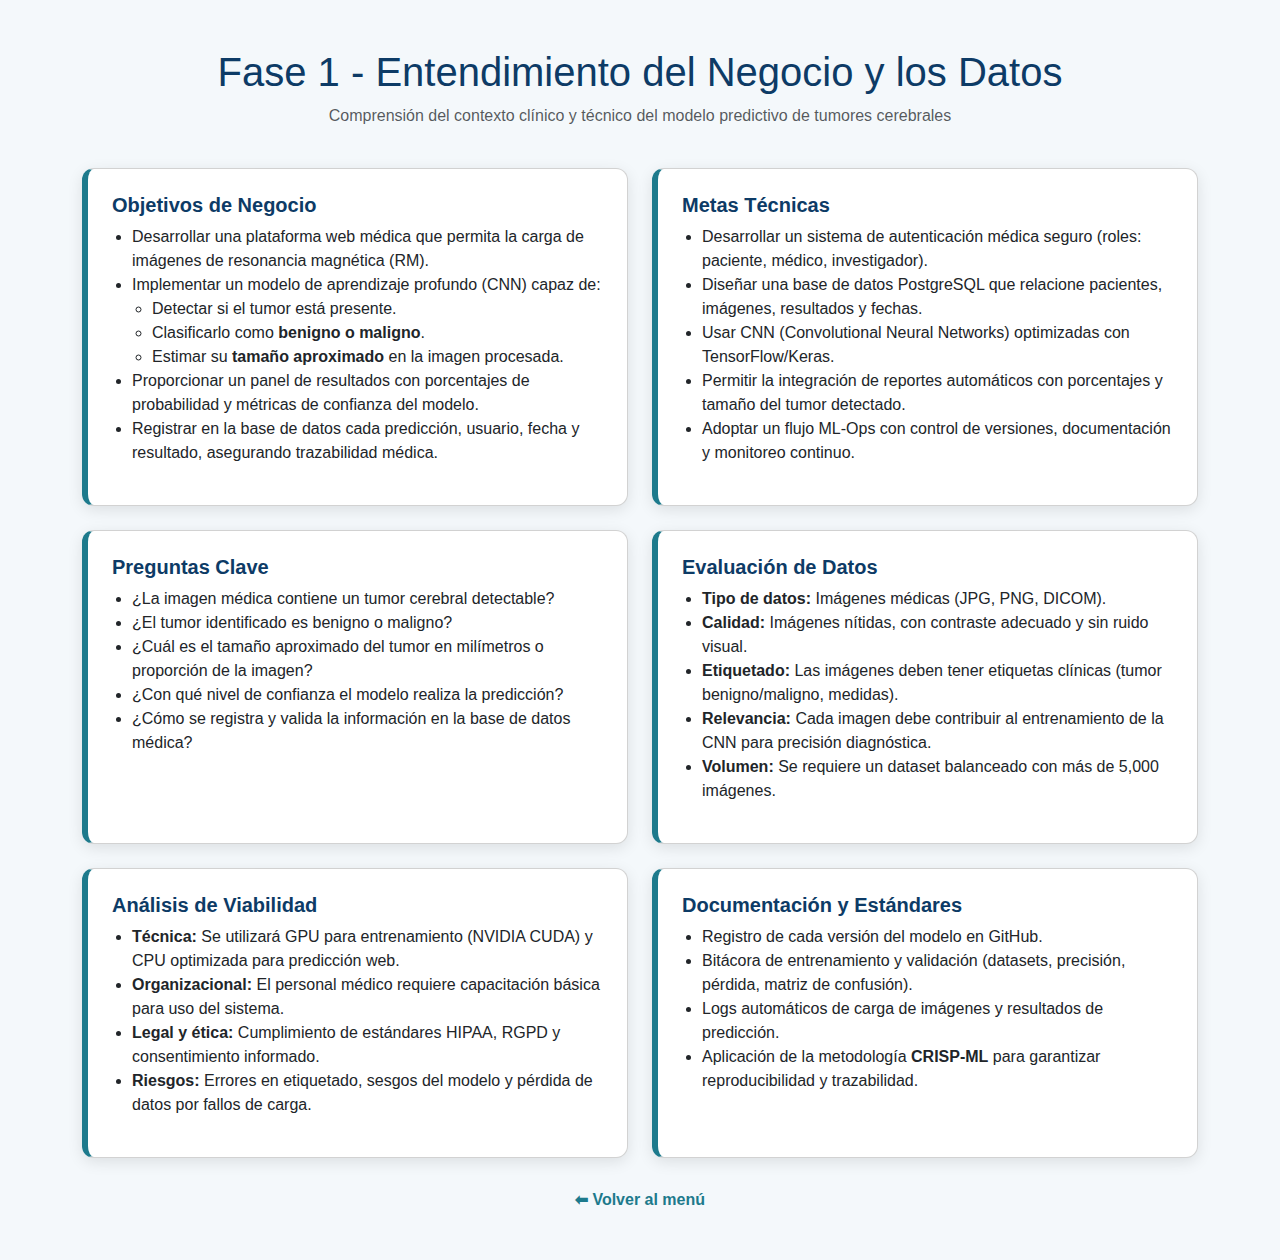
<file: Templates/fase1.html>
<!DOCTYPE html>
<html lang="es">
<head>
  <meta charset="UTF-8">
  <title>Fase 1 - CRISP-ML</title>
  <link href="https://cdn.jsdelivr.net/npm/bootstrap@5.3.2/dist/css/bootstrap.min.css" rel="stylesheet">
  <style>
    body { background-color: #f4f8fb; font-family: "Segoe UI", sans-serif; }
    h1, h2 { color: #0d3b66; }
    .card { border-left: 6px solid #1d7a8c; border-radius: 12px; box-shadow: 0 4px 15px rgba(0,0,0,0.1); }
    .card-title { color: #0d3b66; font-weight: 600; }
    .section-title { text-align: center; margin-bottom: 40px; }
    ul { padding-left: 20px; }
    .back-link { display: inline-block; margin-top: 30px; color: #1d7a8c; text-decoration: none; font-weight: 600; }
    .back-link:hover { text-decoration: underline; }
  </style>
</head>
<body>
  <div class="container py-5">
    <div class="section-title">
      <h1>Fase 1 - Entendimiento del Negocio y los Datos</h1>
      <p class="text-muted">Comprensión del contexto clínico y técnico del modelo predictivo de tumores cerebrales</p>
    </div>

    <div class="row g-4">
      <!-- Objetivos de negocio -->
      <div class="col-md-6">
        <div class="card p-4 h-100">
          <h5 class="card-title">Objetivos de Negocio</h5>
          <ul>
            <li>Desarrollar una plataforma web médica que permita la carga de imágenes de resonancia magnética (RM).</li>
            <li>Implementar un modelo de aprendizaje profundo (CNN) capaz de:
              <ul>
                <li>Detectar si el tumor está presente.</li>
                <li>Clasificarlo como <strong>benigno o maligno</strong>.</li>
                <li>Estimar su <strong>tamaño aproximado</strong> en la imagen procesada.</li>
              </ul>
            </li>
            <li>Proporcionar un panel de resultados con porcentajes de probabilidad y métricas de confianza del modelo.</li>
            <li>Registrar en la base de datos cada predicción, usuario, fecha y resultado, asegurando trazabilidad médica.</li>
          </ul>
        </div>
      </div>

      <!-- Metas técnicas -->
      <div class="col-md-6">
        <div class="card p-4 h-100">
          <h5 class="card-title">Metas Técnicas</h5>
          <ul>
            <li>Desarrollar un sistema de autenticación médica seguro (roles: paciente, médico, investigador).</li>
            <li>Diseñar una base de datos PostgreSQL que relacione pacientes, imágenes, resultados y fechas.</li>
            <li>Usar CNN (Convolutional Neural Networks) optimizadas con TensorFlow/Keras.</li>
            <li>Permitir la integración de reportes automáticos con porcentajes y tamaño del tumor detectado.</li>
            <li>Adoptar un flujo ML-Ops con control de versiones, documentación y monitoreo continuo.</li>
          </ul>
        </div>
      </div>

      <!-- Preguntas clave -->
      <div class="col-md-6">
        <div class="card p-4 h-100">
          <h5 class="card-title">Preguntas Clave</h5>
          <ul>
            <li>¿La imagen médica contiene un tumor cerebral detectable?</li>
            <li>¿El tumor identificado es benigno o maligno?</li>
            <li>¿Cuál es el tamaño aproximado del tumor en milímetros o proporción de la imagen?</li>
            <li>¿Con qué nivel de confianza el modelo realiza la predicción?</li>
            <li>¿Cómo se registra y valida la información en la base de datos médica?</li>
          </ul>
        </div>
      </div>

      <!-- Evaluación de datos -->
      <div class="col-md-6">
        <div class="card p-4 h-100">
          <h5 class="card-title">Evaluación de Datos</h5>
          <ul>
            <li><strong>Tipo de datos:</strong> Imágenes médicas (JPG, PNG, DICOM).</li>
            <li><strong>Calidad:</strong> Imágenes nítidas, con contraste adecuado y sin ruido visual.</li>
            <li><strong>Etiquetado:</strong> Las imágenes deben tener etiquetas clínicas (tumor benigno/maligno, medidas).</li>
            <li><strong>Relevancia:</strong> Cada imagen debe contribuir al entrenamiento de la CNN para precisión diagnóstica.</li>
            <li><strong>Volumen:</strong> Se requiere un dataset balanceado con más de 5,000 imágenes.</li>
          </ul>
        </div>
      </div>

      <!-- Viabilidad -->
      <div class="col-md-6">
        <div class="card p-4 h-100">
          <h5 class="card-title">Análisis de Viabilidad</h5>
          <ul>
            <li><strong>Técnica:</strong> Se utilizará GPU para entrenamiento (NVIDIA CUDA) y CPU optimizada para predicción web.</li>
            <li><strong>Organizacional:</strong> El personal médico requiere capacitación básica para uso del sistema.</li>
            <li><strong>Legal y ética:</strong> Cumplimiento de estándares HIPAA, RGPD y consentimiento informado.</li>
            <li><strong>Riesgos:</strong> Errores en etiquetado, sesgos del modelo y pérdida de datos por fallos de carga.</li>
          </ul>
        </div>
      </div>

      <!-- Documentación -->
      <div class="col-md-6">
        <div class="card p-4 h-100">
          <h5 class="card-title">Documentación y Estándares</h5>
          <ul>
            <li>Registro de cada versión del modelo en GitHub.</li>
            <li>Bitácora de entrenamiento y validación (datasets, precisión, pérdida, matriz de confusión).</li>
            <li>Logs automáticos de carga de imágenes y resultados de predicción.</li>
            <li>Aplicación de la metodología <strong>CRISP-ML</strong> para garantizar reproducibilidad y trazabilidad.</li>
          </ul>
        </div>
      </div>
    </div>

    <div class="text-center">
      <a href="{{ url_for('menu') }}" class="back-link">⬅ Volver al menú</a>
    </div>
  </div>
</body>
</html>
</file>
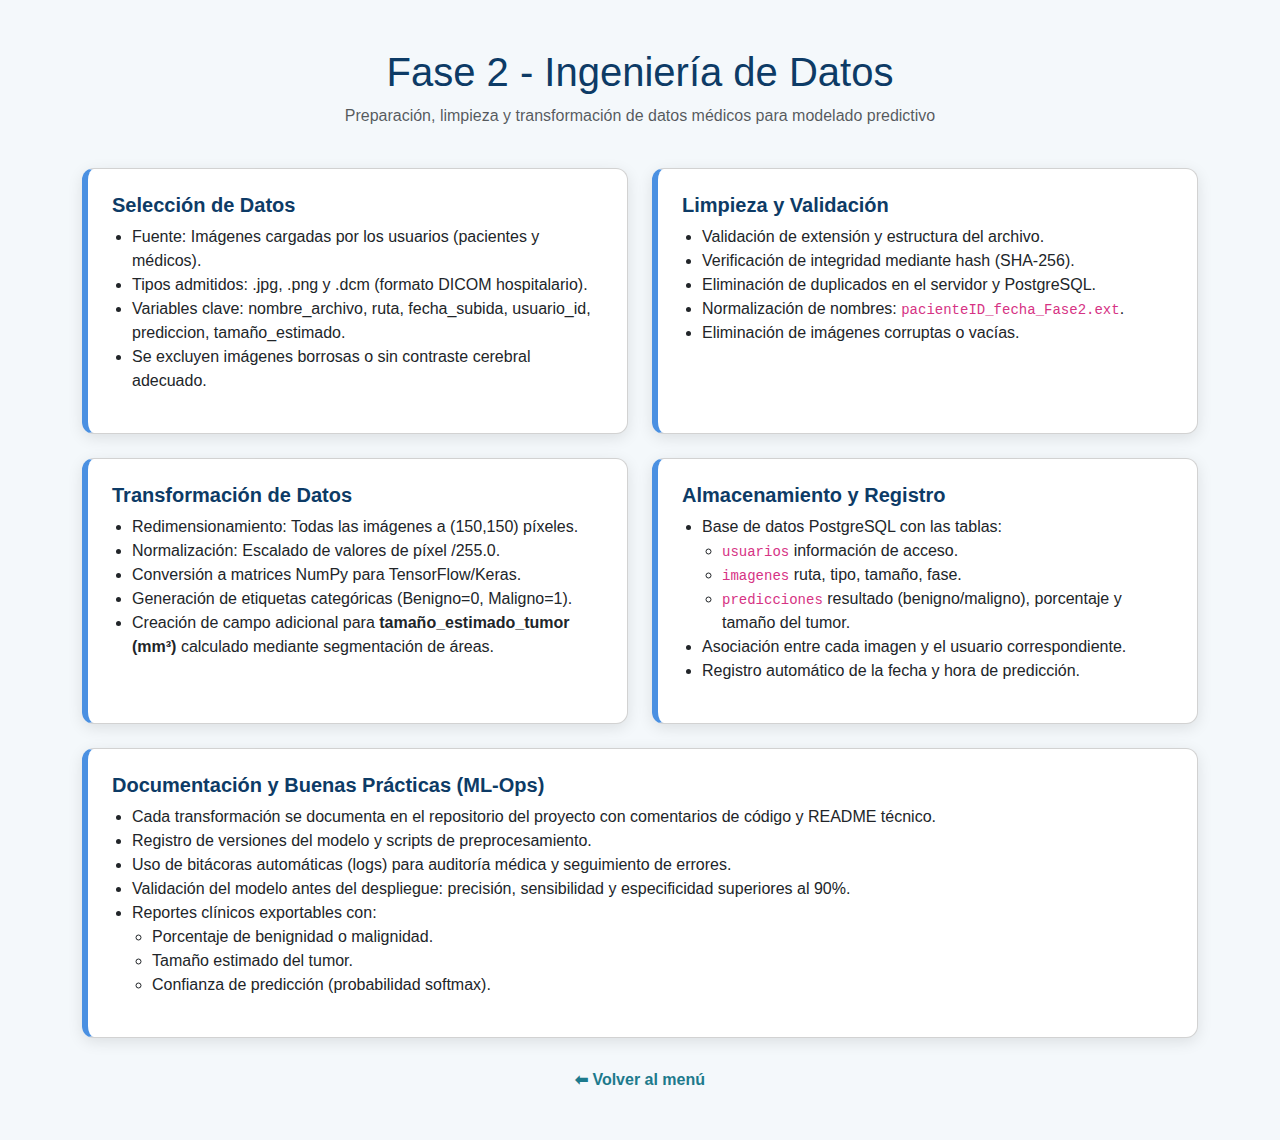
<file: Templates/fase2.html>
<!DOCTYPE html>
<html lang="es">
<head>
  <meta charset="UTF-8">
  <title>Fase 2 - Ingeniería de Datos</title>
  <link href="https://cdn.jsdelivr.net/npm/bootstrap@5.3.2/dist/css/bootstrap.min.css" rel="stylesheet">
  <style>
    body { background-color: #f4f8fb; font-family: "Segoe UI", sans-serif; }
    h1, h2 { color: #0d3b66; }
    .card { border-left: 6px solid #4a90e2; border-radius: 12px; box-shadow: 0 4px 15px rgba(0,0,0,0.1); }
    .card-title { color: #0d3b66; font-weight: 600; }
    ul { padding-left: 20px; }
    .section-title { text-align: center; margin-bottom: 40px; }
    .back-link { display: inline-block; margin-top: 30px; color: #1d7a8c; text-decoration: none; font-weight: 600; }
    .back-link:hover { text-decoration: underline; }
  </style>
</head>
<body>
  <div class="container py-5">
    <div class="section-title">
      <h1>Fase 2 - Ingeniería de Datos</h1>
      <p class="text-muted">Preparación, limpieza y transformación de datos médicos para modelado predictivo</p>
    </div>

    <div class="row g-4">
      <!-- Selección -->
      <div class="col-md-6">
        <div class="card p-4 h-100">
          <h5 class="card-title">Selección de Datos</h5>
          <ul>
            <li>Fuente: Imágenes cargadas por los usuarios (pacientes y médicos).</li>
            <li>Tipos admitidos: .jpg, .png y .dcm (formato DICOM hospitalario).</li>
            <li>Variables clave: nombre_archivo, ruta, fecha_subida, usuario_id, prediccion, tamaño_estimado.</li>
            <li>Se excluyen imágenes borrosas o sin contraste cerebral adecuado.</li>
          </ul>
        </div>
      </div>

      <!-- Limpieza -->
      <div class="col-md-6">
        <div class="card p-4 h-100">
          <h5 class="card-title">Limpieza y Validación</h5>
          <ul>
            <li>Validación de extensión y estructura del archivo.</li>
            <li>Verificación de integridad mediante hash (SHA-256).</li>
            <li>Eliminación de duplicados en el servidor y PostgreSQL.</li>
            <li>Normalización de nombres: <code>pacienteID_fecha_Fase2.ext</code>.</li>
            <li>Eliminación de imágenes corruptas o vacías.</li>
          </ul>
        </div>
      </div>

      <!-- Transformación -->
      <div class="col-md-6">
        <div class="card p-4 h-100">
          <h5 class="card-title">Transformación de Datos</h5>
          <ul>
            <li>Redimensionamiento: Todas las imágenes a (150,150) píxeles.</li>
            <li>Normalización: Escalado de valores de píxel /255.0.</li>
            <li>Conversión a matrices NumPy para TensorFlow/Keras.</li>
            <li>Generación de etiquetas categóricas (Benigno=0, Maligno=1).</li>
            <li>Creación de campo adicional para <strong>tamaño_estimado_tumor (mm³)</strong> calculado mediante segmentación de áreas.</li>
          </ul>
        </div>
      </div>

      <!-- Almacenamiento -->
      <div class="col-md-6">
        <div class="card p-4 h-100">
          <h5 class="card-title">Almacenamiento y Registro</h5>
          <ul>
            <li>Base de datos PostgreSQL con las tablas:
              <ul>
                <li><code>usuarios</code>  información de acceso.</li>
                <li><code>imagenes</code>  ruta, tipo, tamaño, fase.</li>
                <li><code>predicciones</code>  resultado (benigno/maligno), porcentaje y tamaño del tumor.</li>
              </ul>
            </li>
            <li>Asociación entre cada imagen y el usuario correspondiente.</li>
            <li>Registro automático de la fecha y hora de predicción.</li>
          </ul>
        </div>
      </div>

      <!-- Documentación -->
      <div class="col-md-12">
        <div class="card p-4">
          <h5 class="card-title">Documentación y Buenas Prácticas (ML-Ops)</h5>
          <ul>
            <li>Cada transformación se documenta en el repositorio del proyecto con comentarios de código y README técnico.</li>
            <li>Registro de versiones del modelo y scripts de preprocesamiento.</li>
            <li>Uso de bitácoras automáticas (logs) para auditoría médica y seguimiento de errores.</li>
            <li>Validación del modelo antes del despliegue: precisión, sensibilidad y especificidad superiores al 90%.</li>
            <li>Reportes clínicos exportables con:
              <ul>
                <li>Porcentaje de benignidad o malignidad.</li>
                <li>Tamaño estimado del tumor.</li>
                <li>Confianza de predicción (probabilidad softmax).</li>
              </ul>
            </li>
          </ul>
        </div>
      </div>
    </div>

    <div class="text-center">
      <a href="{{ url_for('menu') }}" class="back-link">⬅ Volver al menú</a>
    </div>
  </div>
</body>
</html>
</file>
